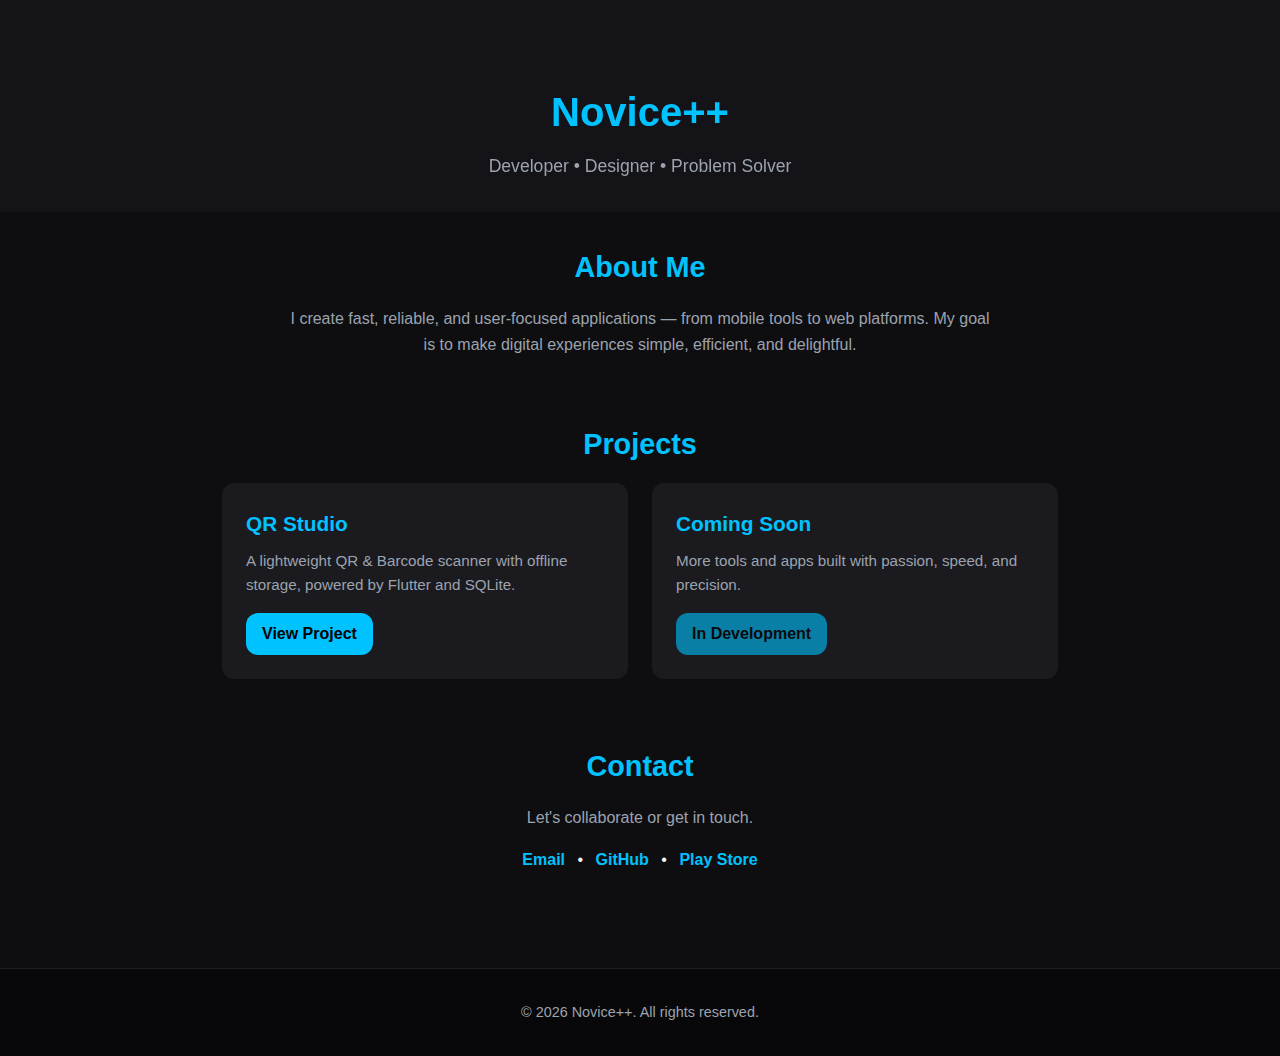
<file: index.html>
<!DOCTYPE html>
<html lang="en">
<head>
  <meta charset="UTF-8" />
  <meta name="viewport" content="width=device-width, initial-scale=1.0" />
  <meta name="description" content="Novice++ – Developer of smart, simple, and efficient digital solutions." />
  <title>Novice++ | Developer & Creator</title>
  <link rel="stylesheet" href="qr.css" />
  <style>
    :root {
      --bg: #0e0e10;
      --accent: #00c2ff;
      --text: #f5f5f5;
      --muted: #9ca3af;
      --radius: 12px;
    }

    * {
      box-sizing: border-box;
      margin: 0;
      padding: 0;
    }

    body {
      font-family: "Inter", Arial, sans-serif;
      background: var(--bg);
      color: var(--text);
      line-height: 1.6;
    }

    header {
      text-align: center;
      padding: 5rem 2rem 2rem;
    }

    header h1 {
      font-size: 2.5rem;
      color: var(--accent);
    }

    header p {
      color: var(--muted);
      margin-top: 0.5rem;
      font-size: 1.1rem;
    }

    main {
      max-width: 900px;
      margin: 0 auto;
      padding: 2rem;
    }

    section {
      margin-bottom: 4rem;
    }

    h2 {
      color: var(--accent);
      margin-bottom: 1rem;
      font-size: 1.8rem;
      text-align: center;
    }

    .projects {
      display: grid;
      grid-template-columns: repeat(auto-fit, minmax(250px, 1fr));
      gap: 1.5rem;
    }

    .card {
      background: #1a1a1f;
      border-radius: var(--radius);
      padding: 1.5rem;
      transition: transform 0.3s, box-shadow 0.3s;
    }

    .card:hover {
      transform: translateY(-6px);
      box-shadow: 0 8px 20px rgba(0, 194, 255, 0.1);
    }

    .card h3 {
      margin-bottom: 0.5rem;
      color: var(--accent);
      font-size: 1.3rem;
    }

    .card p {
      color: var(--muted);
      font-size: 0.95rem;
      margin-bottom: 1rem;
    }

    .btn {
      display: inline-block;
      padding: 0.5rem 1rem;
      background: var(--accent);
      color: #000;
      text-decoration: none;
      font-weight: 600;
      border-radius: var(--radius);
      transition: background 0.3s;
    }

    .btn:hover {
      background: #00a4d6;
    }

    footer {
      text-align: center;
      padding: 2rem;
      color: var(--muted);
      font-size: 0.9rem;
      border-top: 1px solid #1f1f23;
    }

    footer a {
      color: var(--accent);
      text-decoration: none;
    }

    .socials a {
      margin: 0 0.5rem;
      color: var(--accent);
      text-decoration: none;
      font-weight: 600;
    }

    @media (max-width: 600px) {
      header h1 {
        font-size: 2rem;
      }
      h2 {
        font-size: 1.5rem;
      }
    }
  </style>
</head>
<body>
  <header>
    <h1>Novice++</h1>
    <p>Developer • Designer • Problem Solver</p>
  </header>

  <main>
    <section id="about">
      <h2>About Me</h2>
      <p style="text-align: center; color: var(--muted); max-width: 700px; margin: 0 auto;">
        I create fast, reliable, and user-focused applications — from mobile tools to web platforms.
        My goal is to make digital experiences simple, efficient, and delightful.
      </p>
    </section>

    <section id="projects">
      <h2>Projects</h2>
      <div class="projects">
        <div class="card">
          <h3>QR Studio</h3>
          <p>A lightweight QR & Barcode scanner with offline storage, powered by Flutter and SQLite.</p>
          <a href="qr-studio.html" class="btn">View Project</a>
        </div>

        <div class="card">
          <h3>Coming Soon</h3>
          <p>More tools and apps built with passion, speed, and precision.</p>
          <a href="#" class="btn disabled" style="opacity: 0.6;">In Development</a>
        </div>
      </div>
    </section>

    <section id="contact">
      <h2>Contact</h2>
      <p style="text-align: center; color: var(--muted); margin-bottom: 1rem;">
        Let's collaborate or get in touch.
      </p>
      <div class="socials" style="text-align: center;">
        <a href="mailto:noviceplus.dev@gmail.com">Email</a> •
        <a href="https://github.com/noviceplus" target="_blank">GitHub</a> •
        <a href="https://play.google.com/store/apps/developer?id=Novice%2B%2B" target="_blank">Play Store</a>
      </div>
    </section>
  </main>

  <footer>
    <p>&copy; <span id="year"></span> Novice++. All rights reserved.</p>
  </footer>

  <script>
    document.getElementById('year').textContent = new Date().getFullYear();
  </script>
</body>
</html>
</file>
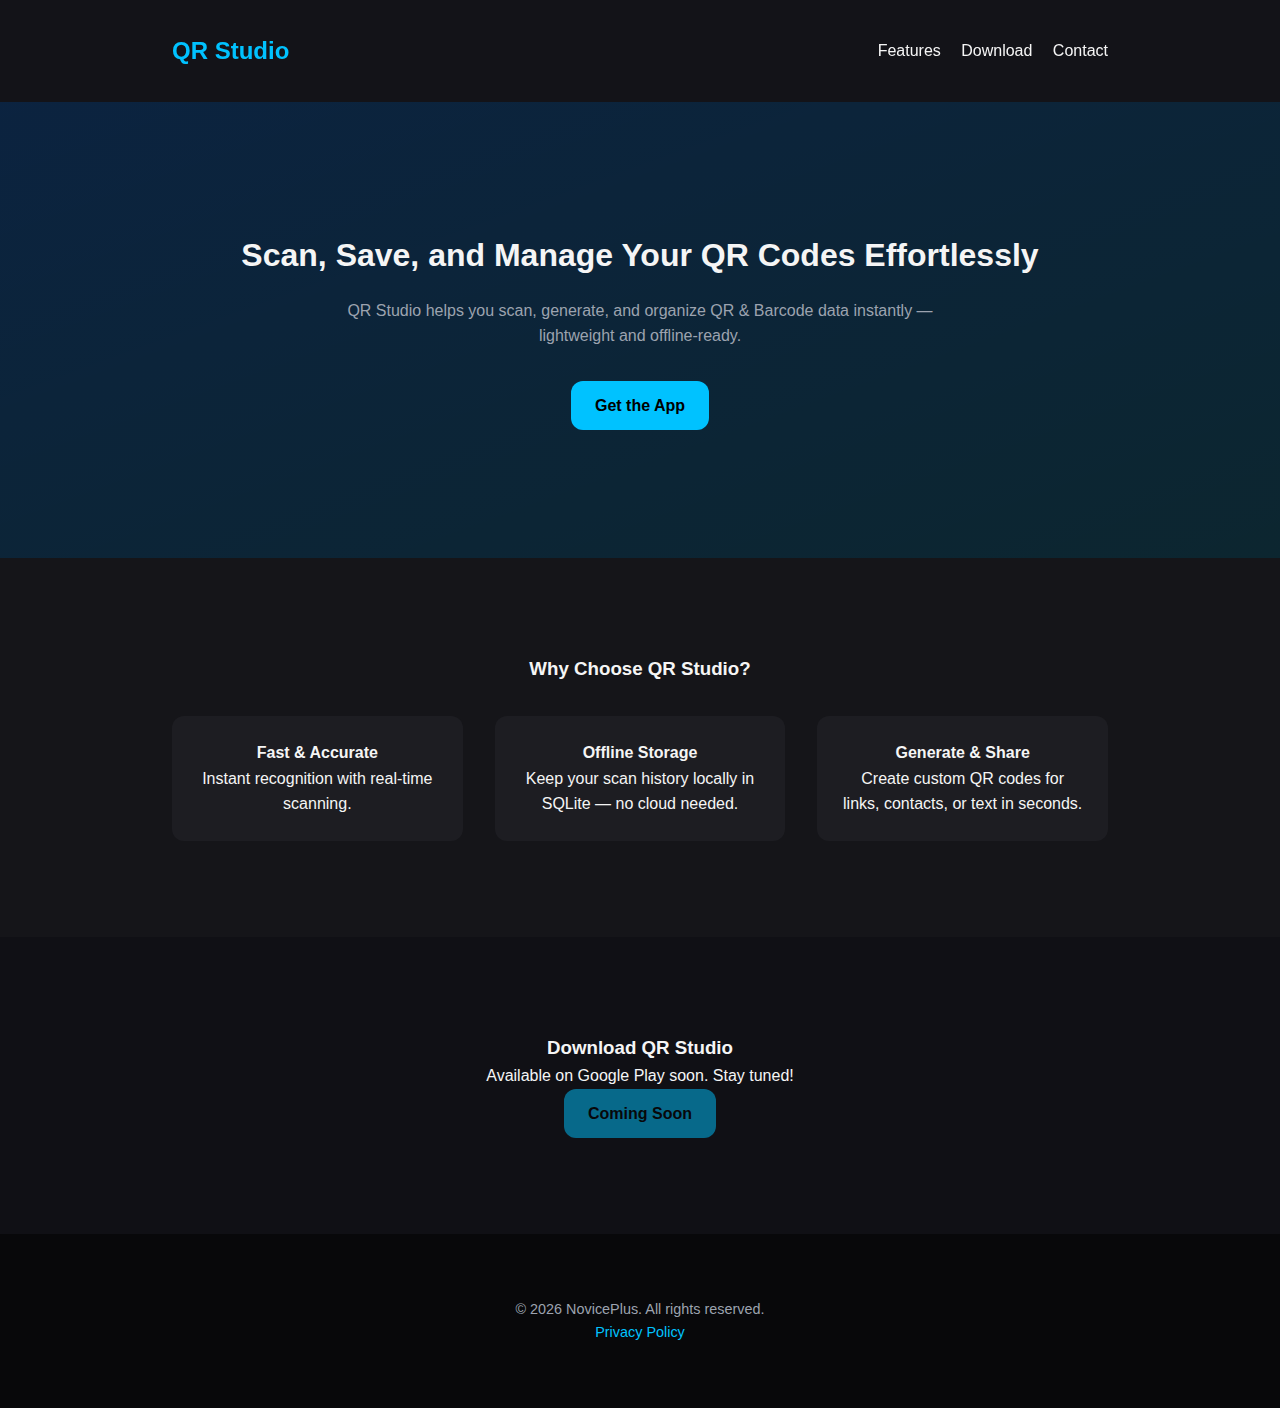
<file: qr-studio.html>
<!DOCTYPE html>
<html lang="en">
<head>
  <meta charset="UTF-8" />
  <meta name="viewport" content="width=device-width, initial-scale=1.0" />
  <meta name="description" content="QR Studio – Fast, simple QR & Barcode Scanner app by NovicePlus." />
  <title>QR Studio – Smart QR & Barcode Scanner</title>
  <link rel="stylesheet" href="qr.css" />
</head>
<body>
  <header>
    <div class="container">
      <h1>QR Studio</h1>
      <nav>
        <a href="#features">Features</a>
        <a href="#download">Download</a>
        <a href="#contact">Contact</a>
      </nav>
    </div>
  </header>

  <section class="hero">
    <div class="container">
      <h2>Scan, Save, and Manage Your QR Codes Effortlessly</h2>
      <p>QR Studio helps you scan, generate, and organize QR & Barcode data instantly — lightweight and offline-ready.</p>
      <a href="#download" class="btn">Get the App</a>
    </div>
  </section>

  <section id="features" class="features">
    <div class="container">
      <h3>Why Choose QR Studio?</h3>
      <div class="grid">
        <div class="card">
          <h4>Fast & Accurate</h4>
          <p>Instant recognition with real-time scanning.</p>
        </div>
        <div class="card">
          <h4>Offline Storage</h4>
          <p>Keep your scan history locally in SQLite — no cloud needed.</p>
        </div>
        <div class="card">
          <h4>Generate & Share</h4>
          <p>Create custom QR codes for links, contacts, or text in seconds.</p>
        </div>
      </div>
    </div>
  </section>

  <section id="download" class="download">
    <div class="container">
      <h3>Download QR Studio</h3>
      <p>Available on Google Play soon. Stay tuned!</p>
      <a href="#" class="btn disabled">Coming Soon</a>
    </div>
  </section>

  <footer id="contact">
    <div class="container">
      <p>&copy; <span id="year"></span> NovicePlus. All rights reserved.</p>
      <p><a href="https://noviceplus.github.io/qr-studio-privacy-policy/" target="_blank">Privacy Policy</a></p>
    </div>
  </footer>

  <script>
    document.getElementById('year').textContent = new Date().getFullYear();
  </script>
</body>
</html>
</file>
<file: qr.css>
:root {
    --bg: #0e0e10;
    --accent: #00c2ff;
    --text: #f5f5f5;
    --muted: #9ca3af;
    --radius: 12px;
}

* {
    box-sizing: border-box;
    margin: 0;
    padding: 0;
}

body {
    font-family: "Inter", Arial, sans-serif;
    color: var(--text);
    background: var(--bg);
    line-height: 1.6;
}

.container {
    max-width: 1000px;
    margin: 0 auto;
    padding: 2rem;
}

header {
    background: rgba(20, 20, 25, 0.95);
    backdrop-filter: blur(10px);
    position: sticky;
    top: 0;
    z-index: 10;
}

header .container {
    display: flex;
    align-items: center;
    justify-content: space-between;
}

header h1 {
    font-size: 1.5rem;
    color: var(--accent);
}

header nav a {
    color: var(--text);
    text-decoration: none;
    margin-left: 1rem;
    transition: color 0.2s;
}

header nav a:hover {
    color: var(--accent);
}

.hero {
    text-align: center;
    padding: 6rem 2rem;
    background: linear-gradient(160deg, #0077ff33, #00c2ff22);
}

.hero h2 {
    font-size: 2rem;
    margin-bottom: 1rem;
}

.hero p {
    color: var(--muted);
    max-width: 600px;
    margin: 0 auto 2rem;
}

.btn {
    display: inline-block;
    padding: 0.75rem 1.5rem;
    background: var(--accent);
    color: #000;
    border-radius: var(--radius);
    text-decoration: none;
    font-weight: 600;
    transition: background 0.3s;
}

.btn:hover {
    background: #00a4d6;
}

.btn.disabled {
    opacity: 0.5;
    pointer-events: none;
}

.features {
    background: #151519;
    text-align: center;
    padding: 4rem 2rem;
}

.features .grid {
    display: grid;
    grid-template-columns: repeat(auto-fit, minmax(260px, 1fr));
    gap: 2rem;
    margin-top: 2rem;
}

.card {
    background: #1d1d22;
    border-radius: var(--radius);
    padding: 1.5rem;
    transition: transform 0.3s, box-shadow 0.3s;
}

.card:hover {
    transform: translateY(-5px);
    box-shadow: 0 10px 20px rgba(0, 194, 255, 0.1);
}

.download {
    text-align: center;
    padding: 4rem 2rem;
    background: #101015;
}

footer {
    background: #08080a;
    text-align: center;
    padding: 2rem;
    color: var(--muted);
    font-size: 0.9rem;
}

footer a {
    color: var(--accent);
    text-decoration: none;
}

@media (max-width: 600px) {
    header nav {
        display: none;
    }

    .hero h2 {
        font-size: 1.6rem;
    }
}
</file>
